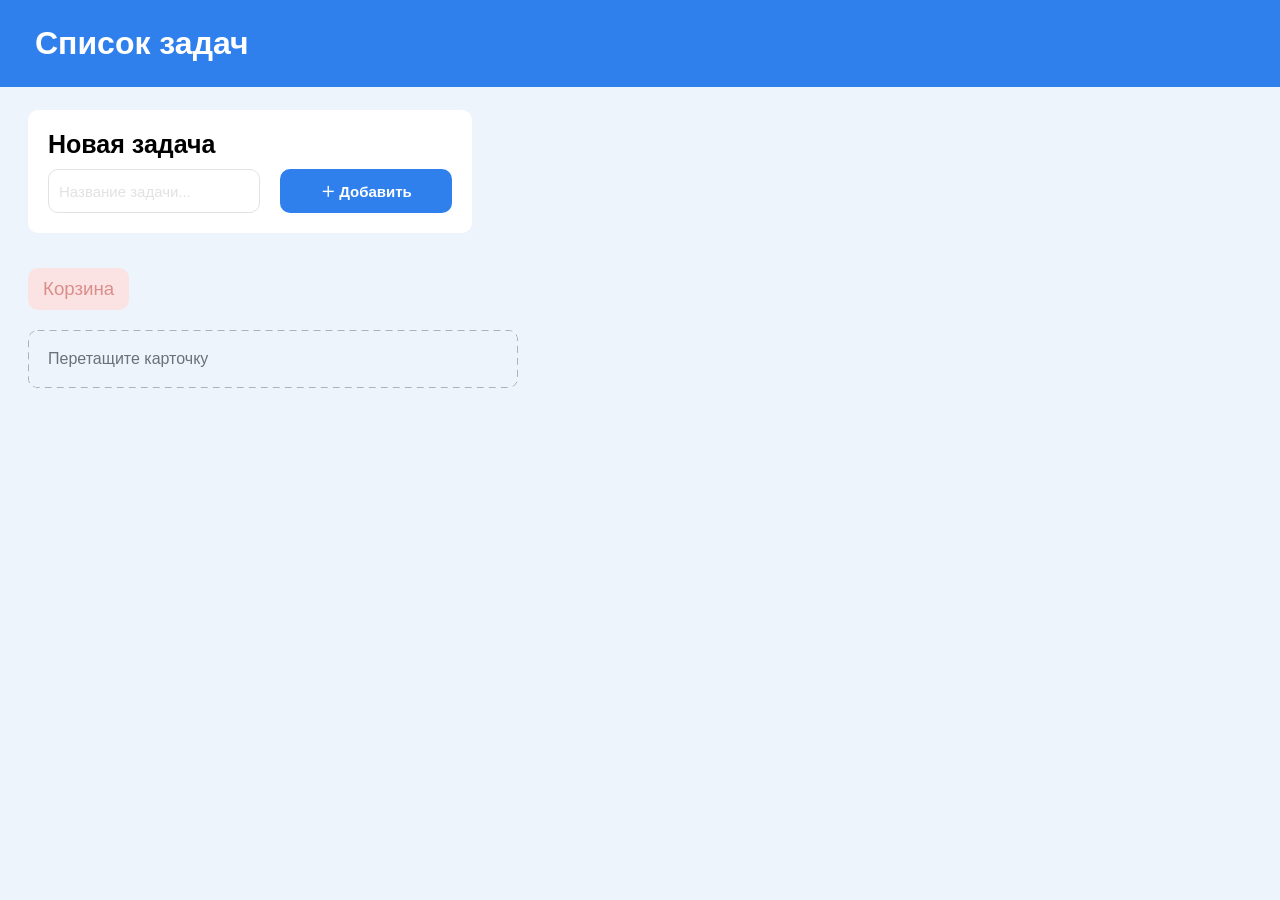
<file: index.html>
<!DOCTYPE html>
<html lang="ru">
<head>
    <meta charset="UTF-8">
    <meta name="viewport" content="width=device-width, initial-scale=1.0">
    <link href="css/style.css" type="text/css" rel="stylesheet">
    <title>Document Хаиров Тимур Азатович}</title>
</head>
<body class="page-body">
<main class="main-content">
    <section class="add-new-task-component"></section>
</main>
<script src="src/main.js" type="module"></script>
</body>
</html>
</file>
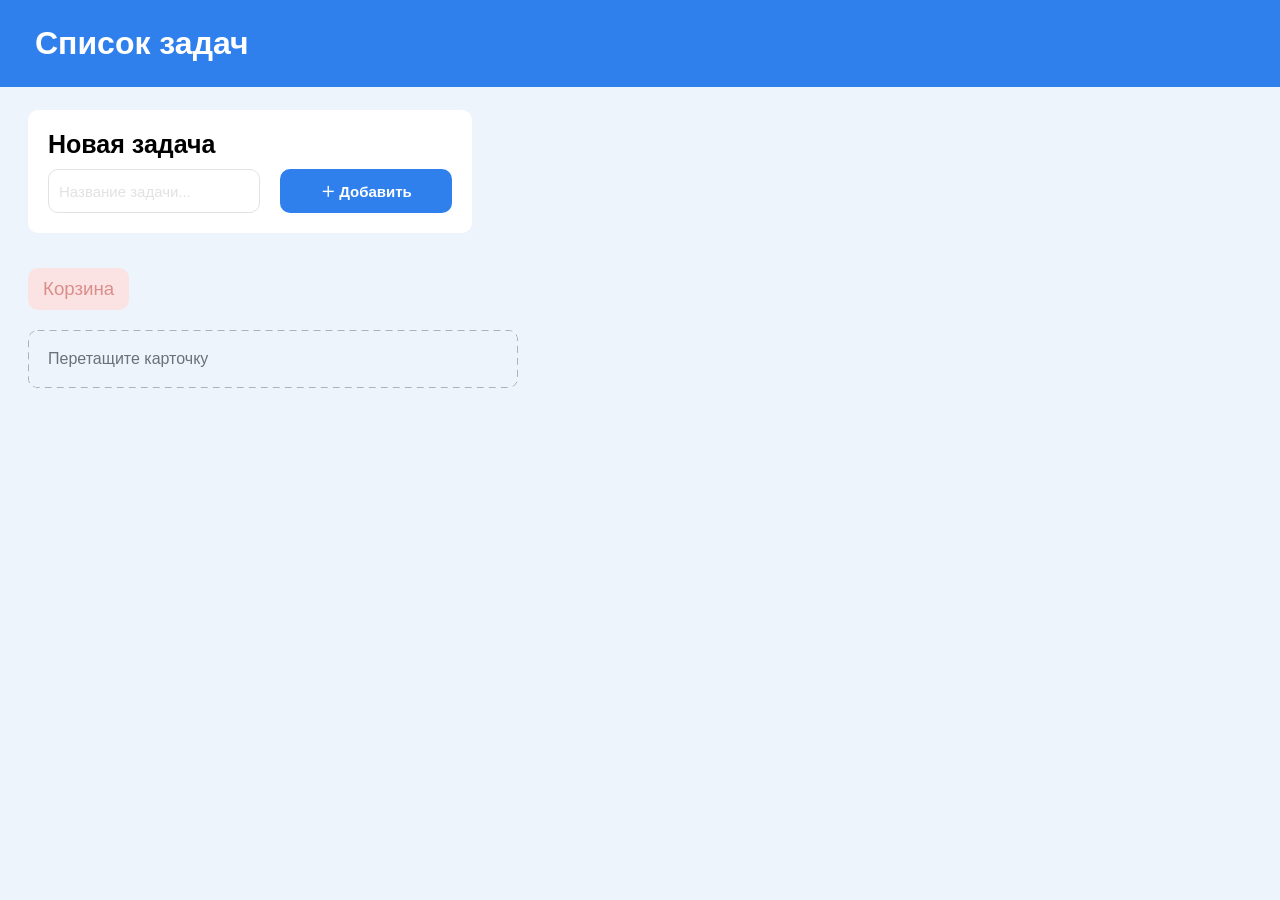
<file: markup/index.html>
<!DOCTYPE html>
<html lang="ru">
<head>
    <meta charset="UTF-8">
    <meta name="viewport" content="width=device-width, initial-scale=1.0">
    <link href="../css/style.css" type="text/css" rel="stylesheet">
    <title>Document Хаиров Тимур Азатович}</title>
</head>
<body class="page-body">
<main class="main-content">
    <section class="add-new-task-component"></section>
</main>
<script src="../src/main.js" type="module"></script>
</body>
</html>
</file>
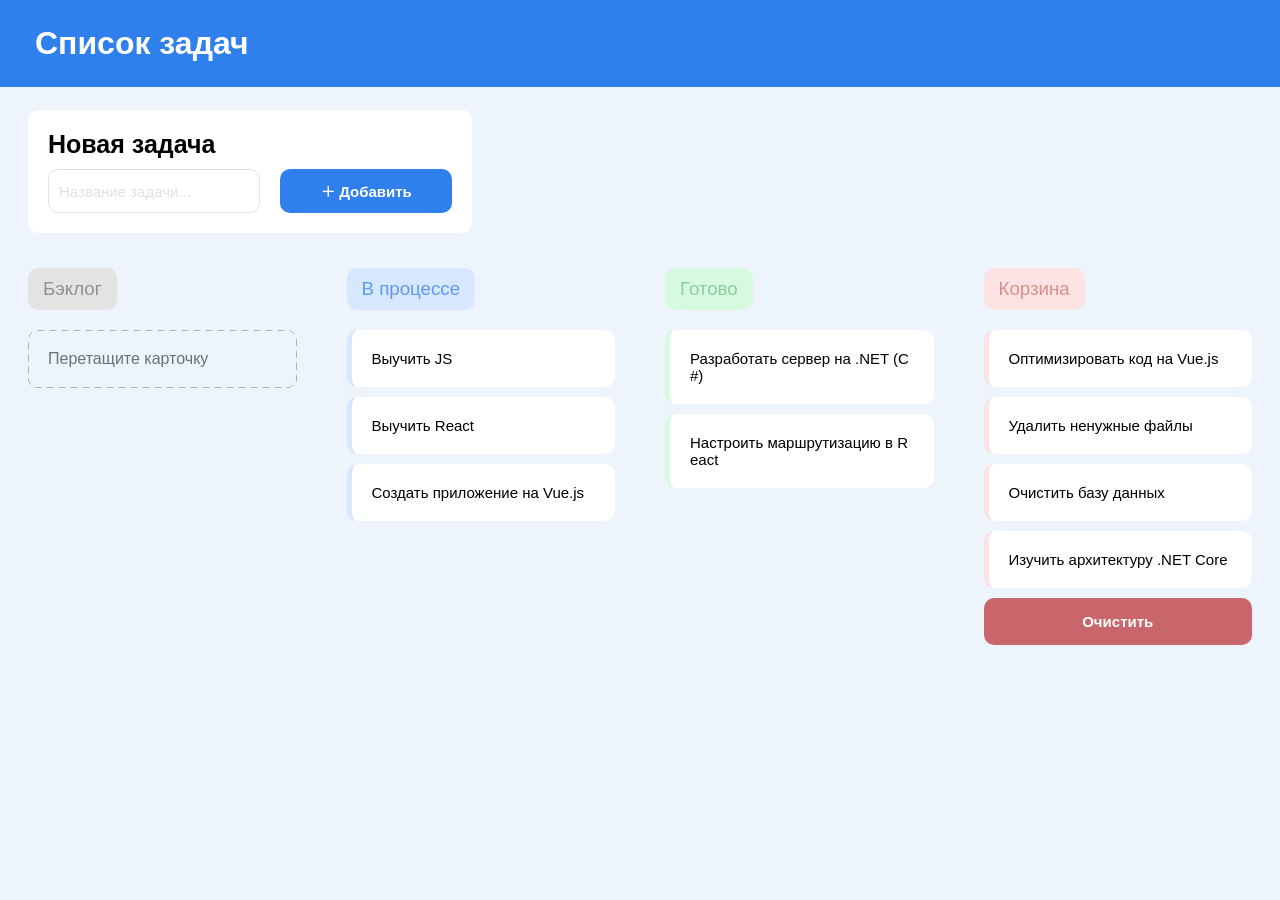
<file: laba5/todo-list-lab5/markup/index.html>
<!DOCTYPE html>
<html lang="ru">
<head>
    <meta charset="UTF-8">
    <meta name="viewport" content="width=device-width, initial-scale=1.0">
    <link href="../css/style.css" type="text/css" rel="stylesheet">
    <title>Document Хаиров Тимур Азатович}</title>
</head>
<body class="page-body">
    <main class="main-content">
        <section class="add-new-task-component"></section>
    </main>
    <script src="../src/main.js" type="module"></script>
</body>
</html>
</file>
<file: css/style.css>
:root {
    --default-corner-radius: 10px;
    --default-font-size: 15px;
}

*{
    margin: 0;
    padding: 0;
    text-decoration: none;
    font-family: 'Segoe UI', Tahoma, Geneva, Verdana, sans-serif;
}

body {
    background-color: #eef4fb;
}

main {
    padding: 23px 28px;
}

header {
    background-color: #2f80ed;
}

header h1 {
    color: white;
    padding: 25px 35px;
}

.add-new-task {
    border-radius: var(--default-corner-radius);
    background: white;
    padding: 20px;
    width: fit-content;
}

.add-new-task h1 {
    font-size: 25px;
    margin-bottom: 10px;
}

.add-new-task .bottom-group {
    display: flex;
    gap: 20px;
}

.add-new-task input[type=text] {
    border-radius: var(--default-corner-radius);
    outline: none;
    padding: 10px;
    font-size: var(--default-font-size);
    color: black;
    background-color: white;
    border: 1px solid #e4e1e1;
}

.add-new-task input[type=text]::placeholder {
    font-size: var(--default-font-size);
    color: #e4e1e1;
}

.add-new-task button {
    background-color: #2f80ed;
    color: white;
    border-radius: var(--default-corner-radius);
    padding: 13px 40px;
    font-size: var(--default-font-size);
    font-weight: bold;
    cursor: pointer;
    border: 0;
}

.add-new-task button:hover {
    background-color: #0056b3;
}
 
.desk-tasks {
    margin-top: 35px;
    display: flex;
    align-items: flex-start;
    flex-wrap: nowrap;
    column-gap: 50px;
}

.display-tasks {
    width: 40%;
}

.display-tasks h3 {
    padding: 10px 15px;
    border-radius: var(--default-corner-radius);
    background-color: #e3e3e3;
    color: #68727b;
    margin-bottom: 20px;
    font-weight: 500;
    width: fit-content;
}
 
.display-tasks li {
    list-style-type: none;
    font-weight: 500;
    font-size: var(--default-font-size);
    padding: 20px;
    color: #000;
    background-color: white;
    border-left: 6px solid #e3e3e3;
    border-radius: var(--default-corner-radius);
    margin: 10px 0;
    word-break: break-word;
}

.stub {
    background-image: url("data:image/svg+xml,%3csvg width='100%25' height='100%25' xmlns='http://www.w3.org/2000/svg'%3e%3crect width='100%25' height='100%25' fill='none' rx='10' ry='10' stroke='%2368727bFF' stroke-width='1' stroke-dasharray='6' stroke-dashoffset='0' stroke-linecap='square'/%3e%3c/svg%3e");
    border-radius: 10px;
    color: #68727b;
    font-weight: 500;
    padding: 20px;
}

.clear-button {
    background-color: #c9666c;
    color: white;
    padding: 15px 0;
    border: 0px;
    border-radius: var(--default-corner-radius);
    width: 100%;
    font-weight: bold;
    cursor: pointer;
    font-size: var(--default-font-size);
}

.clear-button:hover {
    background-color: #b3464d;
}

.backlog h3 {
    background-color: #e3e3e3;
    color: #8e9092;
}

.backlog li {
    border-left: 5px solid #e3e3e3;
}

.processing h3 {
    background-color: #d6e7ff;
    color: #5c9bf2;
}

.processing li {
    border-left: 5px solid #d6e7ff;
}

.done h3 {
    background-color: #d7f9e0;
    color: #8acea0;
}

.done li {
    border-left: 5px solid #d7f9e0;
}

.basket h3 {
    background-color: #fbe3e3;
    color: #da8e8b;
}

.basket li {
    border-left: 5px solid #fbe3e3;
}

.board-no-task {
    font-size: 30px;
}
</file>
<file: laba5/todo-list-lab5/css/style.css>
:root {
    --default-corner-radius: 10px;
    --default-font-size: 15px;
}

*{
    margin: 0;
    padding: 0;
    text-decoration: none;
    font-family: 'Segoe UI', Tahoma, Geneva, Verdana, sans-serif;
}

body {
    background-color: #eef4fb;
}

main {
    padding: 23px 28px;
}

header {
    background-color: #2f80ed;
}

header h1 {
    color: white;
    padding: 25px 35px;
}

.add-new-task {
    border-radius: var(--default-corner-radius);
    background: white;
    padding: 20px;
    width: fit-content;
}

.add-new-task h1 {
    font-size: 25px;
    margin-bottom: 10px;
}

.add-new-task .bottom-group {
    display: flex;
    gap: 20px;
}

.add-new-task input[type=text] {
    border-radius: var(--default-corner-radius);
    outline: none;
    padding: 10px;
    font-size: var(--default-font-size);
    color: #e4e1e1;
    background-color: white;
    border: 1px solid #e4e1e1;
}

.add-new-task input[type=text]::placeholder {
    font-size: var(--default-font-size);
    color: #e4e1e1;
}

.add-new-task button {
    background-color: #2f80ed;
    color: white;
    border-radius: var(--default-corner-radius);
    padding: 13px 40px;
    font-size: var(--default-font-size);
    font-weight: bold;
    cursor: pointer;
    border: 0;
}

.add-new-task button:hover {
    background-color: #0056b3;
}
 
.desk-tasks {
    margin-top: 35px;
    display: flex;
    align-items: flex-start;
    flex-wrap: nowrap;
    column-gap: 50px;
}

.display-tasks {
    width: 40%;
}

.display-tasks h3 {
    padding: 10px 15px;
    border-radius: var(--default-corner-radius);
    background-color: #e3e3e3;
    color: #68727b;
    margin-bottom: 20px;
    font-weight: 500;
    width: fit-content;
}
 
.display-tasks li {
    list-style-type: none;
    font-weight: 500;
    font-size: var(--default-font-size);
    padding: 20px;
    color: #000;
    background-color: white;
    border-left: 6px solid #e3e3e3;
    border-radius: var(--default-corner-radius);
    margin: 10px 0;
    word-break: break-all;
}

.stub {
    background-image: url("data:image/svg+xml,%3csvg width='100%25' height='100%25' xmlns='http://www.w3.org/2000/svg'%3e%3crect width='100%25' height='100%25' fill='none' rx='10' ry='10' stroke='%2368727bFF' stroke-width='1' stroke-dasharray='6' stroke-dashoffset='0' stroke-linecap='square'/%3e%3c/svg%3e");
    border-radius: 10px;
    color: #68727b;
    font-weight: 500;
    padding: 20px;
}

.clear-button {
    background-color: #c9666c;
    color: white;
    padding: 15px 0;
    border: 0px;
    border-radius: var(--default-corner-radius);
    width: 100%;
    font-weight: bold;
    cursor: pointer;
    font-size: var(--default-font-size);
}

.clear-button:hover {
    background-color: #b3464d;
}

.backlog h3 {
    background-color: #e3e3e3;
    color: #8e9092;
}

.backlog li {
    border-left: 5px solid #e3e3e3;
}

.processing h3 {
    background-color: #d6e7ff;
    color: #5c9bf2;
}

.processing li {
    border-left: 5px solid #d6e7ff;
}

.done h3 {
    background-color: #d7f9e0;
    color: #8acea0;
}

.done li {
    border-left: 5px solid #d7f9e0;
}

.basket h3 {
    background-color: #fbe3e3;
    color: #da8e8b;
}

.basket li {
    border-left: 5px solid #fbe3e3;
}
</file>
